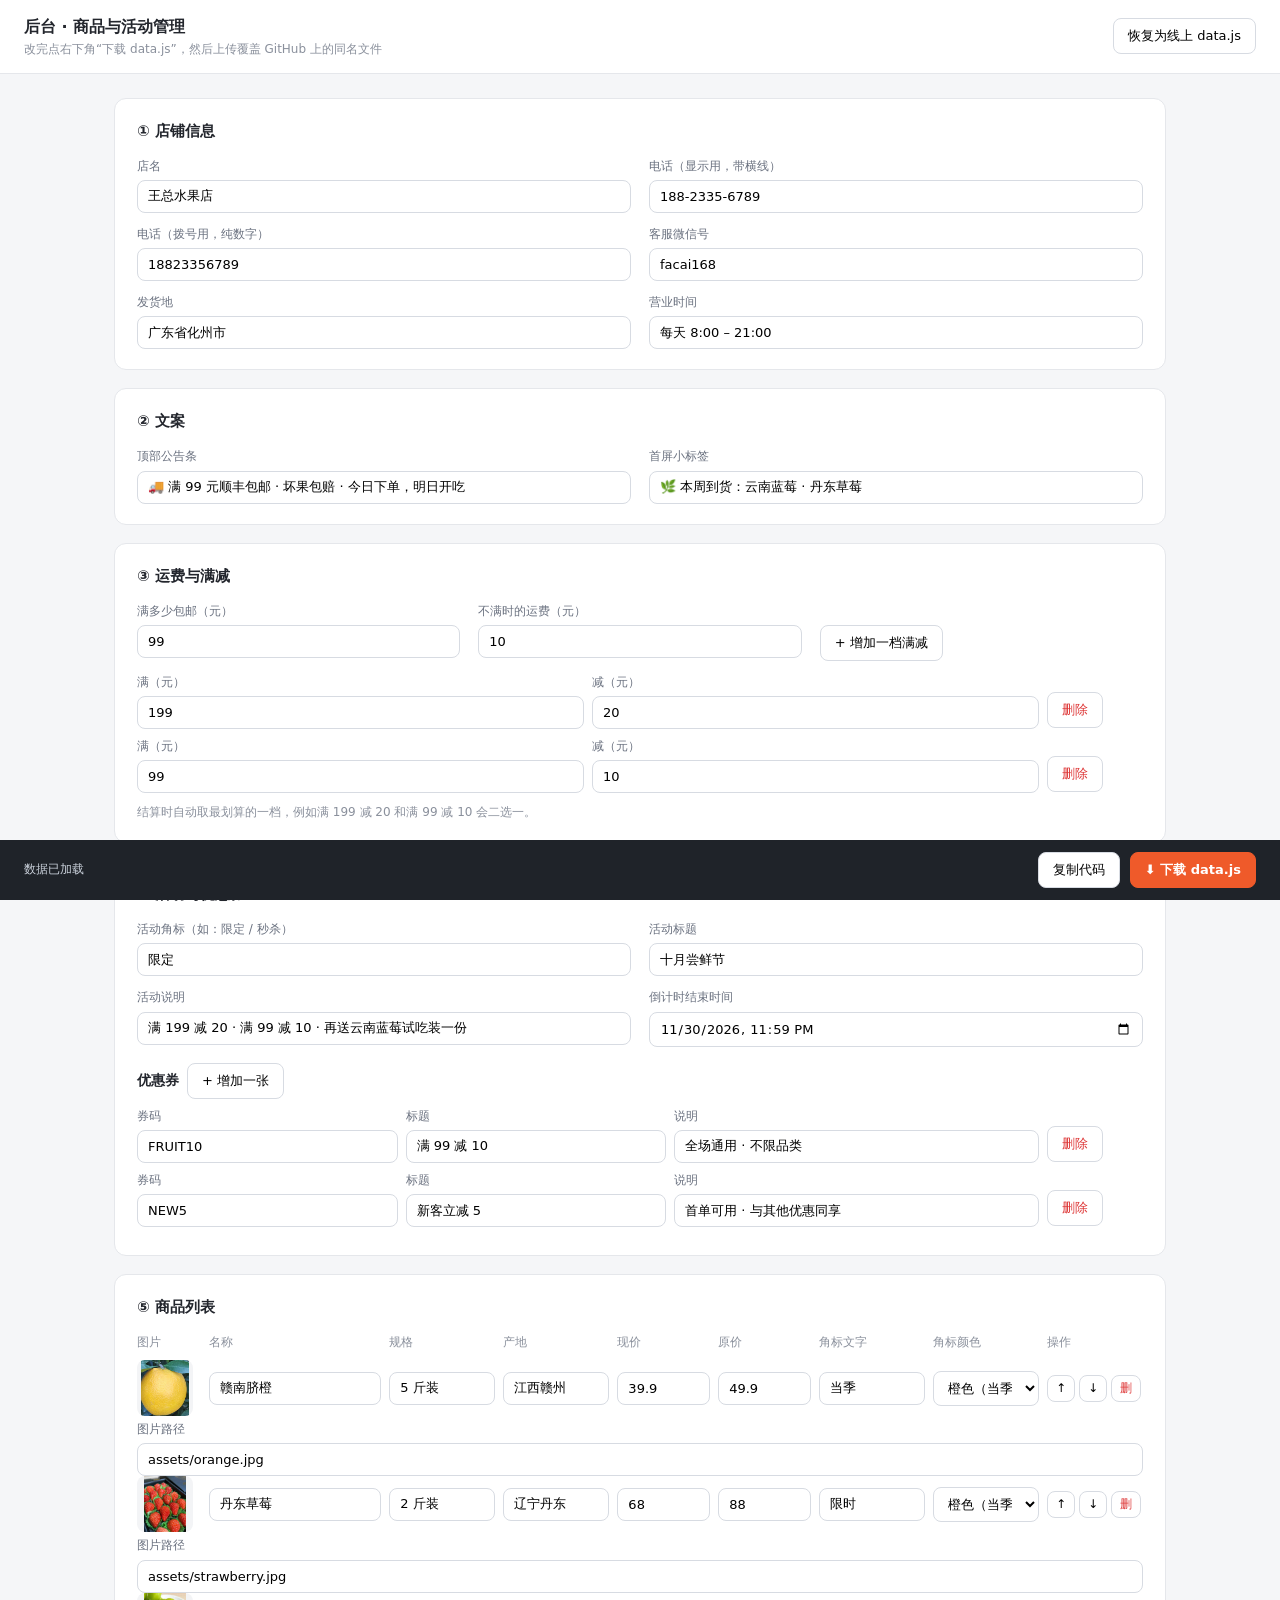
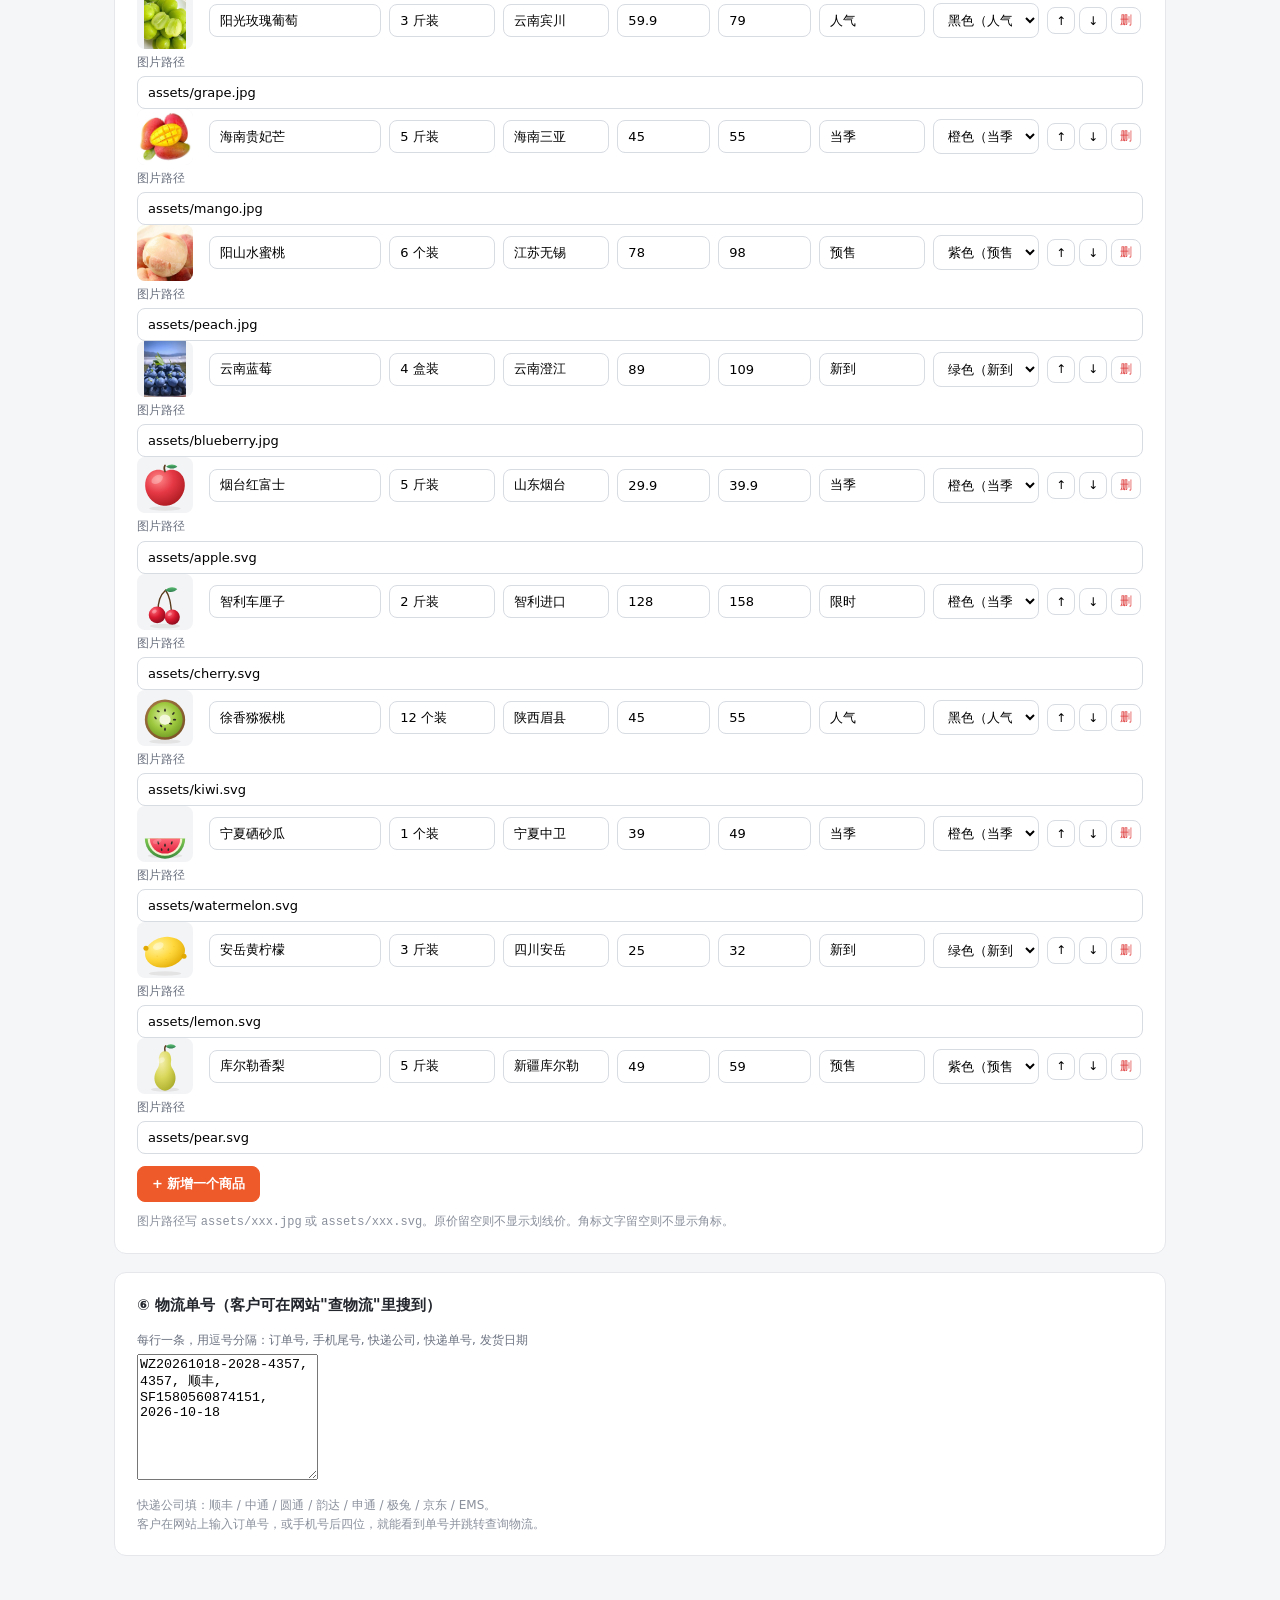
<file: admin.html>
<!DOCTYPE html>
<html lang="zh-CN">
<head>
  <meta charset="UTF-8" />
  <meta name="viewport" content="width=device-width, initial-scale=1.0" />
  <title>后台 · 商品与活动管理</title>
  <style>
    * { box-sizing: border-box; }
    body {
      margin: 0; padding: 0 0 90px;
      background: #f5f6f8; color: #23262d;
      font-family: "PingFang SC", "Microsoft YaHei", system-ui, sans-serif;
      font-size: 14px; line-height: 1.6;
    }
    header {
      position: sticky; top: 0; z-index: 10;
      display: flex; align-items: center; justify-content: space-between; gap: 12px;
      padding: 14px 24px; background: #fff; border-bottom: 1px solid #e5e7eb;
    }
    header h1 { margin: 0; font-size: 16px; }
    header .hint { color: #8a909c; font-size: 12px; }
    .wrap { max-width: 1100px; margin: 0 auto; padding: 24px; }
    section {
      margin-bottom: 18px; padding: 20px 22px;
      background: #fff; border: 1px solid #e5e7eb; border-radius: 12px;
    }
    section h2 { margin: 0 0 14px; font-size: 15px; }
    .grid { display: grid; grid-template-columns: repeat(2, 1fr); gap: 12px 18px; }
    .grid.three { grid-template-columns: repeat(3, 1fr); }
    label { display: block; font-size: 12px; color: #6b7280; margin-bottom: 4px; }
    input, select {
      width: 100%; padding: 8px 10px; font-size: 13px; font-family: inherit;
      border: 1px solid #d7dbe2; border-radius: 8px; background: #fff;
    }
    input:focus, select:focus { outline: 2px solid #ffd9c2; border-color: #ef5a2a; }
    button {
      font-family: inherit; font-size: 13px; cursor: pointer;
      padding: 8px 14px; border-radius: 8px; border: 1px solid #d7dbe2; background: #fff;
    }
    button:hover { border-color: #ef5a2a; color: #ef5a2a; }
    .primary { background: #ef5a2a; border-color: #ef5a2a; color: #fff; font-weight: 700; }
    .primary:hover { background: #d2471a; color: #fff; }
    .btnbar { display: flex; gap: 10px; flex-wrap: wrap; }

    .row { display: grid; grid-template-columns: 64px 1.3fr .8fr .8fr .7fr .7fr .8fr .8fr 96px; gap: 8px; align-items: center; margin-bottom: 8px; }
    .row.head { font-size: 12px; color: #8a909c; }
    .row .thumb { width: 56px; height: 56px; border-radius: 8px; background: #f3f4f6; object-fit: contain; }
    .row .ops { display: flex; gap: 4px; }
    .row .ops button { padding: 4px 8px; font-size: 12px; }

    .crumb { display: flex; align-items: center; gap: 8px; margin-bottom: 8px; }
    .crumb span { font-size: 12px; color: #8a909c; }
    .del { color: #d33; }

    footer.bar {
      position: fixed; left: 0; right: 0; bottom: 0; z-index: 20;
      display: flex; align-items: center; justify-content: space-between; gap: 12px;
      padding: 12px 24px; background: #1f2329; color: #cbd2dc;
    }
    footer.bar .msg { font-size: 12px; }
    #toast {
      position: fixed; left: 50%; bottom: 80px; transform: translate(-50%, 10px);
      background: #1f2329; color: #fff; padding: 10px 18px; border-radius: 999px;
      font-size: 13px; opacity: 0; visibility: hidden; transition: .25s; z-index: 30;
    }
    #toast.show { opacity: 1; visibility: visible; transform: translate(-50%, 0); }
    @media (max-width: 900px) {
      .grid, .grid.three { grid-template-columns: 1fr; }
      .row { grid-template-columns: 1fr 1fr; }
      .row.head { display: none; }
    }
  </style>
</head>
<body>

<header>
  <div>
    <h1>后台 · 商品与活动管理</h1>
    <div class="hint">改完点右下角“下载 data.js”，然后上传覆盖 GitHub 上的同名文件</div>
  </div>
  <div class="btnbar">
    <button type="button" id="reload">恢复为线上 data.js</button>
  </div>
</header>

<div class="wrap">

  <section>
    <h2>① 店铺信息</h2>
    <div class="grid">
      <div><label>店名</label><input id="shopName" /></div>
      <div><label>电话（显示用，带横线）</label><input id="phone" /></div>
      <div><label>电话（拨号用，纯数字）</label><input id="phoneRaw" /></div>
      <div><label>客服微信号</label><input id="wechat" /></div>
      <div><label>发货地</label><input id="address" /></div>
      <div><label>营业时间</label><input id="hours" /></div>
    </div>
  </section>

  <section>
    <h2>② 文案</h2>
    <div class="grid">
      <div><label>顶部公告条</label><input id="banner" /></div>
      <div><label>首屏小标签</label><input id="notice" /></div>
    </div>
  </section>

  <section>
    <h2>③ 运费与满减</h2>
    <div class="grid three">
      <div><label>满多少包邮（元）</label><input id="freeFrom" type="number" /></div>
      <div><label>不满时的运费（元）</label><input id="fee" type="number" /></div>
      <div>
        <label>&nbsp;</label>
        <button type="button" id="addDiscount">+ 增加一档满减</button>
      </div>
    </div>
    <div id="discounts" style="margin-top:12px"></div>
    <p style="margin:10px 0 0;font-size:12px;color:#8a909c">结算时自动取最划算的一档，例如满 199 减 20 和满 99 减 10 会二选一。</p>
  </section>

  <section>
    <h2>④ 活动与优惠券</h2>
    <div class="grid">
      <div><label>活动角标（如：限定 / 秒杀）</label><input id="campTag" /></div>
      <div><label>活动标题</label><input id="campTitle" /></div>
      <div><label>活动说明</label><input id="campDesc" /></div>
      <div><label>倒计时结束时间</label><input id="campEnd" type="datetime-local" /></div>
    </div>

    <div style="margin-top:16px">
      <div class="crumb"><strong>优惠券</strong><button type="button" id="addCoupon">+ 增加一张</button></div>
      <div id="coupons"></div>
    </div>
  </section>

  <section>
    <h2>⑤ 商品列表</h2>
    <div class="row head">
      <div>图片</div><div>名称</div><div>规格</div><div>产地</div>
      <div>现价</div><div>原价</div><div>角标文字</div><div>角标颜色</div><div>操作</div>
    </div>
    <div id="products"></div>
    <div style="margin-top:12px">
      <button type="button" class="primary" id="addProduct">+ 新增一个商品</button>
    </div>
    <p style="margin:10px 0 0;font-size:12px;color:#8a909c">
      图片路径写 <code>assets/xxx.jpg</code> 或 <code>assets/xxx.svg</code>。原价留空则不显示划线价。角标文字留空则不显示角标。
    </p>
  </section>

  <section>
    <h2>⑥ 物流单号（客户可在网站"查物流"里搜到）</h2>
    <div class="grid">
      <div style="grid-column:1/-1">
        <label>每行一条，用逗号分隔：订单号, 手机尾号, 快递公司, 快递单号, 发货日期</label>
        <textarea id="shipments" rows="8" placeholder="WZ20261018-1809-6789, 6789, 顺丰, SF1234567890, 2026-10-18
WZ20261018-1810-5678, 5678, 中通, 73123456789, 2026-10-19"></textarea>
      </div>
    </div>
    <p style="margin:10px 0 0;font-size:12px;color:#8a909c">
      快递公司填：顺丰 / 中通 / 圆通 / 韵达 / 申通 / 极兔 / 京东 / EMS。<br>
      客户在网站上输入订单号，或手机号后四位，就能看到单号并跳转查询物流。
    </p>
  </section>

</div>

<footer class="bar">
  <div class="msg" id="msg">数据已加载</div>
  <div class="btnbar">
    <button type="button" id="copy">复制代码</button>
    <button type="button" class="primary" id="download">⬇ 下载 data.js</button>
  </div>
</footer>

<div id="toast"></div>

<!-- 读取当前线上数据（同目录的 data.js） -->
<script src="data.js"></script>
<script>
(function () {
  const DRAFT_KEY = 'fruit-admin-draft-v1';

  let state;
  try {
    const draft = localStorage.getItem(DRAFT_KEY);
    state = draft ? JSON.parse(draft) : JSON.parse(JSON.stringify(window.STORE || {}));
  } catch (err) {
    state = JSON.parse(JSON.stringify(window.STORE || {}));
  }

  function persist() {
    try { localStorage.setItem(DRAFT_KEY, JSON.stringify(state)); } catch (err) { /* 忽略 */ }
  }

  document.addEventListener('input', persist);
  document.addEventListener('change', persist);

  const $ = (id) => document.getElementById(id);
  const toastEl = $('toast');

  function toast(text) {
    toastEl.textContent = text;
    toastEl.classList.add('show');
    clearTimeout(toast.t);
    toast.t = setTimeout(() => toastEl.classList.remove('show'), 1800);
  }

  /* ---------- 简单表单绑定 ---------- */
  const FIELDS = [
    ['shopName', 'shop.name'], ['phone', 'shop.phone'], ['phoneRaw', 'shop.phoneRaw'],
    ['wechat', 'shop.wechat'], ['address', 'shop.address'], ['hours', 'shop.hours'],
    ['banner', 'banner'], ['notice', 'notice'],
    ['freeFrom', 'shipping.freeFrom'], ['fee', 'shipping.fee'],
    ['campTag', 'campaign.tag'], ['campTitle', 'campaign.title'],
    ['campDesc', 'campaign.desc'],
  ];

  function getPath(path) {
    return path.split('.').reduce((o, k) => (o == null ? '' : o[k]), state);
  }
  function setPath(path, value) {
    const keys = path.split('.');
    let obj = state;
    for (let i = 0; i < keys.length - 1; i++) obj = obj[keys[i]];
    obj[keys[keys.length - 1]] = value;
  }

  FIELDS.forEach(([id, path]) => {
    const el = $(id);
    el.value = getPath(path) == null ? '' : getPath(path);
    el.addEventListener('input', () => setPath(path, el.value));
  });

  // 倒计时：datetime-local 需要 yyyy-MM-ddTHH:mm
  const endInput = $('campEnd');
  function toLocalInput(iso) {
    if (!iso) return '';
    const d = new Date(iso);
    if (isNaN(d.getTime())) return '';
    const pad = (n) => String(n).padStart(2, '0');
    return d.getFullYear() + '-' + pad(d.getMonth() + 1) + '-' + pad(d.getDate()) +
      'T' + pad(d.getHours()) + ':' + pad(d.getMinutes());
  }
  endInput.value = toLocalInput(state.campaign && state.campaign.end);
  endInput.addEventListener('input', () => {
    setPath('campaign.end', endInput.value ? new Date(endInput.value).toISOString() : '');
  });

  /* ---------- 物流单号 ---------- */
  const shipEl = $('shipments');

  function shipText() {
    return (state.shipments || []).map(function (s) {
      return [s.orderNo, s.phone, s.courier, s.no, s.date].join(', ');
    }).join('\n');
  }

  shipEl.value = shipText();

  shipEl.addEventListener('input', function () {
    state.shipments = shipEl.value.split('\n')
      .map(function (line) { return line.trim(); })
      .filter(Boolean)
      .map(function (line) {
        const p = line.split(/[,，\t]/).map(function (x) { return x.trim(); });
        return {
          orderNo: p[0] || '',
          phone: p[1] || '',
          courier: p[2] || '',
          no: p[3] || '',
          date: p[4] || '',
        };
      });

    persist();
  });

  /* ---------- 满减 ---------- */
  function renderDiscounts() {
    const box = $('discounts');
    box.innerHTML = '';
    (state.discounts || []).forEach((d, i) => {
      const div = document.createElement('div');
      div.className = 'row';
      div.style.gridTemplateColumns = '1fr 1fr 96px';
      div.innerHTML =
        '<div><label>满（元）</label><input type="number" value="' + d.min + '" data-d="' + i + '" data-k="min"></div>' +
        '<div><label>减（元）</label><input type="number" value="' + d.off + '" data-d="' + i + '" data-k="off"></div>' +
        '<div style="padding-top:18px"><button type="button" class="del" data-del-discount="' + i + '">删除</button></div>';
      box.appendChild(div);
    });
  }

  $('discounts').addEventListener('input', (e) => {
    const el = e.target;
    if (!el.dataset.k) return;
    state.discounts[Number(el.dataset.d)][el.dataset.k] = el.value;
  });
  $('discounts').addEventListener('click', (e) => {
    const btn = e.target.closest('[data-del-discount]');
    if (!btn) return;
    state.discounts.splice(Number(btn.dataset.delDiscount), 1);
    renderDiscounts();
  });
  $('addDiscount').addEventListener('click', () => {
    state.discounts = state.discounts || [];
    state.discounts.push({ min: 99, off: 10 });
    renderDiscounts();
  });

  /* ---------- 优惠券 ---------- */
  function renderCoupons() {
    const box = $('coupons');
    box.innerHTML = '';
    (state.coupons || []).forEach((c, i) => {
      const div = document.createElement('div');
      div.className = 'row';
      div.style.gridTemplateColumns = '1fr 1fr 1.4fr 96px';
      div.innerHTML =
        '<div><label>券码</label><input value="' + (c.code || '') + '" data-c="' + i + '" data-k="code"></div>' +
        '<div><label>标题</label><input value="' + (c.title || '') + '" data-c="' + i + '" data-k="title"></div>' +
        '<div><label>说明</label><input value="' + (c.desc || '') + '" data-c="' + i + '" data-k="desc"></div>' +
        '<div style="padding-top:18px"><button type="button" class="del" data-del-coupon="' + i + '">删除</button></div>';
      box.appendChild(div);
    });
  }

  $('coupons').addEventListener('input', (e) => {
    const el = e.target;
    if (!el.dataset.k) return;
    state.coupons[Number(el.dataset.c)][el.dataset.k] = el.value;
  });
  $('coupons').addEventListener('click', (e) => {
    const btn = e.target.closest('[data-del-coupon]');
    if (!btn) return;
    state.coupons.splice(Number(btn.dataset.delCoupon), 1);
    renderCoupons();
  });
  $('addCoupon').addEventListener('click', () => {
    state.coupons = state.coupons || [];
    state.coupons.push({ code: 'CODE', title: '满 99 减 10', desc: '全场通用' });
    renderCoupons();
  });

  /* ---------- 商品 ---------- */
  const COLORS = [
    ['orange', '橙色（当季/限时）'],
    ['purple', '紫色（预售）'],
    ['green', '绿色（新到）'],
    ['ink', '黑色（人气）'],
  ];

  function renderProducts() {
    const box = $('products');
    box.innerHTML = '';
    (state.products || []).forEach((p, i) => {
      const div = document.createElement('div');
      div.className = 'row';

      const color = p.badgeColor || 'orange';
      if (!p.badgeColor) p.badgeColor = color;

      const opts = COLORS.map(function (c) {
        return '<option value="' + c[0] + '"' + (color === c[0] ? ' selected' : '') + '>' + c[1] + '</option>';
      }).join('');

      div.innerHTML =
        '<img class="thumb" src="' + (p.img || '') + '" alt="" onerror="this.style.opacity=.2" />' +
        '<div><input value="' + (p.name || '') + '" data-p="' + i + '" data-k="name" placeholder="名称"></div>' +
        '<div><input value="' + (p.spec || '') + '" data-p="' + i + '" data-k="spec" placeholder="规格"></div>' +
        '<div><input value="' + (p.origin || '') + '" data-p="' + i + '" data-k="origin" placeholder="产地"></div>' +
        '<div><input type="number" step="0.1" value="' + (p.price || '') + '" data-p="' + i + '" data-k="price"></div>' +
        '<div><input type="number" step="0.1" value="' + (p.oldPrice || '') + '" data-p="' + i + '" data-k="oldPrice"></div>' +
        '<div><input value="' + (p.badge || '') + '" data-p="' + i + '" data-k="badge" placeholder="可不填"></div>' +
        '<div><select data-p="' + i + '" data-k="badgeColor">' + opts + '</select></div>' +
        '<div class="ops">' +
          '<button type="button" data-up="' + i + '">↑</button>' +
          '<button type="button" data-down="' + i + '">↓</button>' +
          '<button type="button" class="del" data-del-p="' + i + '">删</button>' +
        '</div>';

      const imgInput = document.createElement('div');
      imgInput.innerHTML = '<label>图片路径</label><input value="' + (p.img || '') + '" data-p="' + i + '" data-k="img" placeholder="assets/xxx.jpg">';
      imgInput.style.gridColumn = '1 / -1';
      imgInput.style.marginTop = '-4px';

      box.appendChild(div);
      box.appendChild(imgInput);
    });
  }

  $('products').addEventListener('input', (e) => {
    const el = e.target;
    if (!el.dataset.k) return;
    const i = Number(el.dataset.p);
    state.products[i][el.dataset.k] = el.value;

    if (el.dataset.k === 'img') {
      const img = el.parentNode.previousElementSibling &&
        el.closest('div').previousElementSibling.querySelector('.thumb');
      if (img) img.src = el.value;
    }
  });

  $('products').addEventListener('click', (e) => {
    const t = e.target;
    if (t.dataset.delP !== undefined) {
      state.products.splice(Number(t.dataset.delP), 1);
      renderProducts();
    } else if (t.dataset.up !== undefined) {
      const i = Number(t.dataset.up);
      if (i > 0) {
        const tmp = state.products[i - 1];
        state.products[i - 1] = state.products[i];
        state.products[i] = tmp;
        renderProducts();
      }
    } else if (t.dataset.down !== undefined) {
      const i = Number(t.dataset.down);
      if (i < state.products.length - 1) {
        const tmp = state.products[i + 1];
        state.products[i + 1] = state.products[i];
        state.products[i] = tmp;
        renderProducts();
      }
    }
  });

  $('addProduct').addEventListener('click', () => {
    state.products = state.products || [];
    state.products.push({
      id: 'item' + Date.now(),
      name: '新水果',
      spec: '5 斤装',
      origin: '产地',
      price: 39.9,
      oldPrice: 49.9,
      badge: '当季',
      badgeColor: 'orange',
      img: 'assets/leaf.svg',
    });
    renderProducts();
  });

  /* ---------- 导出 ---------- */
  function buildCode() {
    const out = JSON.parse(JSON.stringify(state));

    out.shipping = out.shipping || { freeFrom: 99, fee: 10 };
    out.shipping.freeFrom = Number(out.shipping.freeFrom) || 0;
    out.shipping.fee = Number(out.shipping.fee) || 0;

    out.discounts = (out.discounts || []).map((d) => ({
      min: Number(d.min) || 0,
      off: Number(d.off) || 0,
    }));

    out.shipments = (out.shipments || []).map((s) => ({
      orderNo: s.orderNo || '',
      phone: String(s.phone || ''),
      courier: s.courier || '',
      no: s.no || '',
      date: s.date || '',
    }));

    out.products = (out.products || []).map((p) => ({
      id: p.id || ('item' + Math.random().toString(36).slice(2, 8)),
      name: p.name || '',
      spec: p.spec || '',
      origin: p.origin || '',
      price: Number(p.price) || 0,
      oldPrice: Number(p.oldPrice) || 0,
      badge: p.badge || '',
      badgeColor: p.badgeColor || 'orange',
      img: p.img || '',
    }));

    return '/* 由后台生成 · ' + new Date().toLocaleString('zh-CN') + ' */\n' +
      'window.STORE = ' + JSON.stringify(out, null, 2) + ';\n';
  }

  $('download').addEventListener('click', () => {
    const blob = new Blob([buildCode()], { type: 'text/javascript;charset=utf-8' });
    const a = document.createElement('a');
    a.href = URL.createObjectURL(blob);
    a.download = 'data.js';
    document.body.appendChild(a);
    a.click();
    setTimeout(() => {
      URL.revokeObjectURL(a.href);
      a.remove();
    }, 1000);
    toast('已下载 data.js，去上传覆盖');
    $('msg').textContent = '已下载 data.js · 记得上传到 GitHub 覆盖同名文件';
  });

  $('copy').addEventListener('click', () => {
    const text = buildCode();
    if (navigator.clipboard) {
      navigator.clipboard.writeText(text)
        .then(() => toast('代码已复制'))
        .catch(() => fallbackCopy(text));
    } else {
      fallbackCopy(text);
    }
  });

  function fallbackCopy(text) {
    const ta = document.createElement('textarea');
    ta.value = text;
    document.body.appendChild(ta);
    ta.select();
    try { document.execCommand('copy'); toast('代码已复制'); }
    catch (err) { toast('复制失败，请用下载按钮'); }
    document.body.removeChild(ta);
  }

  $('reload').addEventListener('click', () => {
    if (!confirm('放弃当前修改，重新读取 data.js？')) return;
    try { localStorage.removeItem(DRAFT_KEY); } catch (err) {}
    location.reload();
  });

  /* ---------- 启动 ---------- */
  renderDiscounts();
  renderCoupons();
  renderProducts();
})();
</script>
</body>
</html>
</file>
